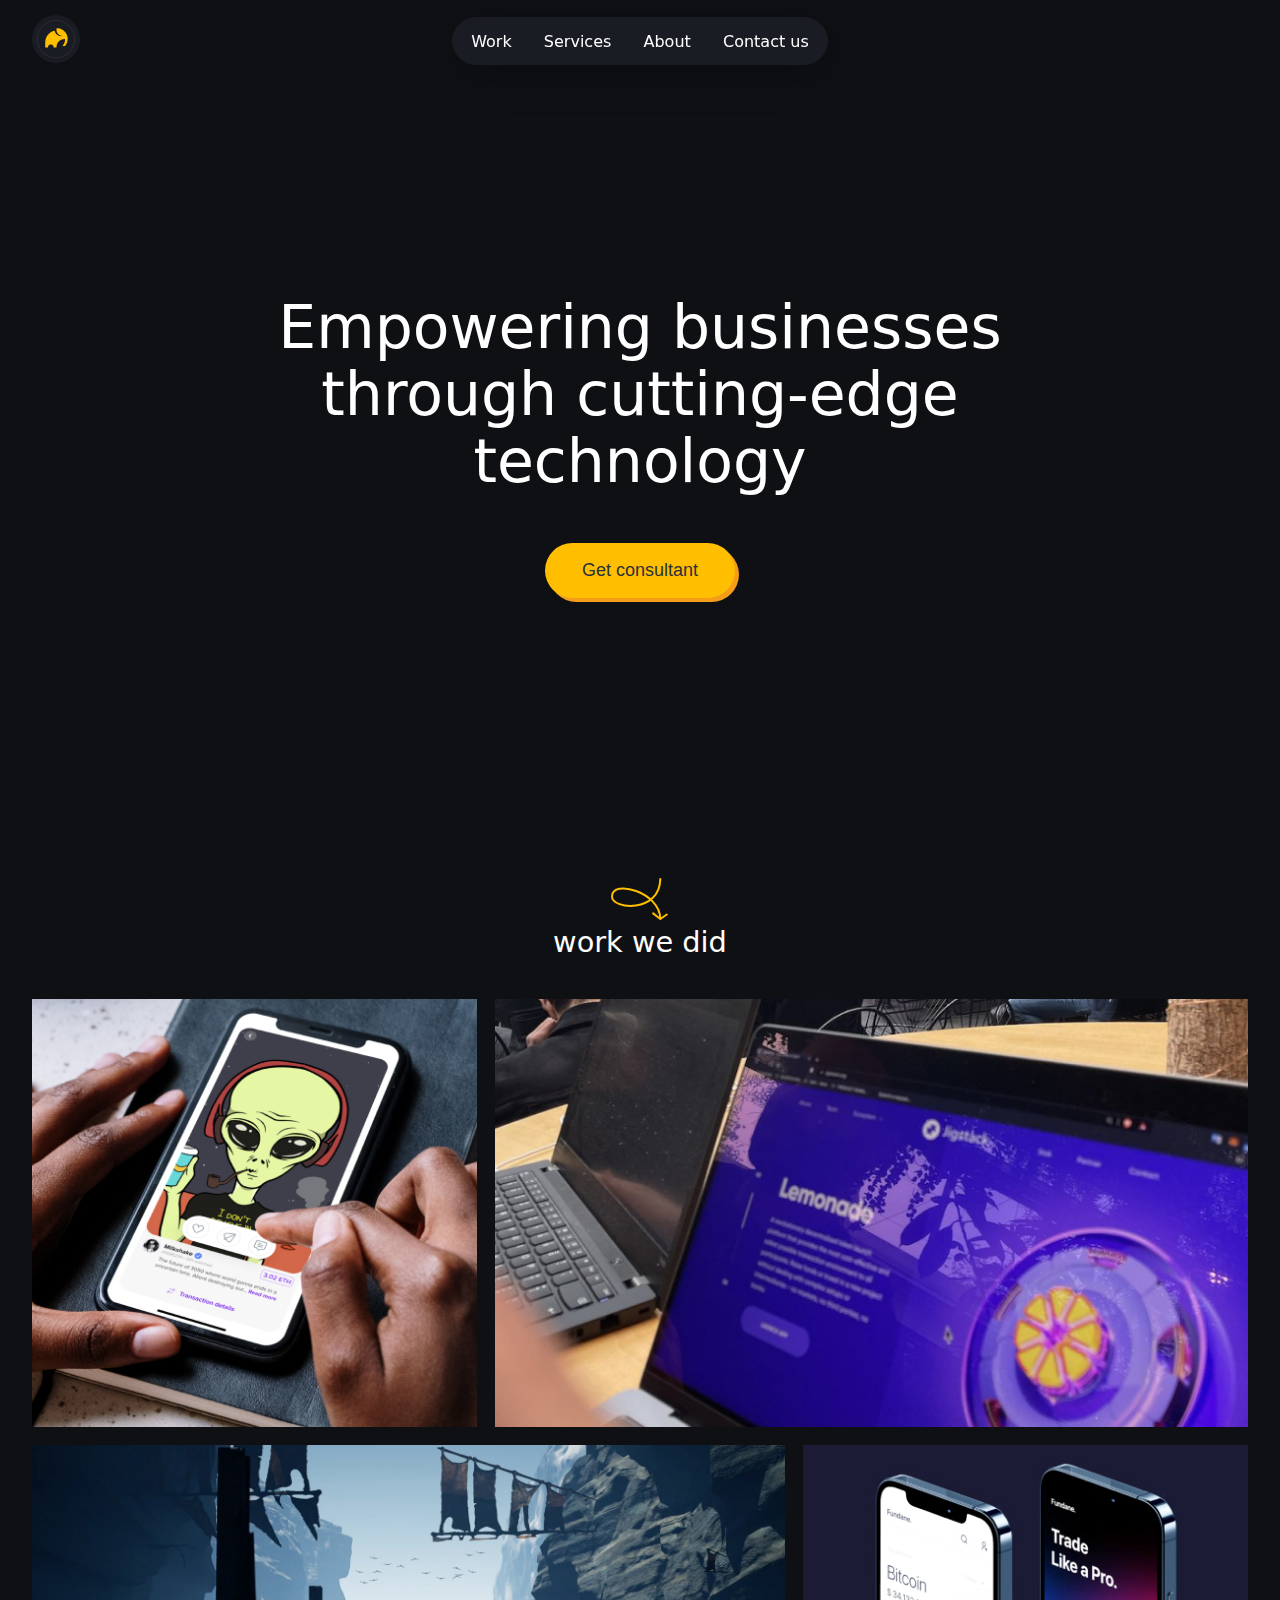
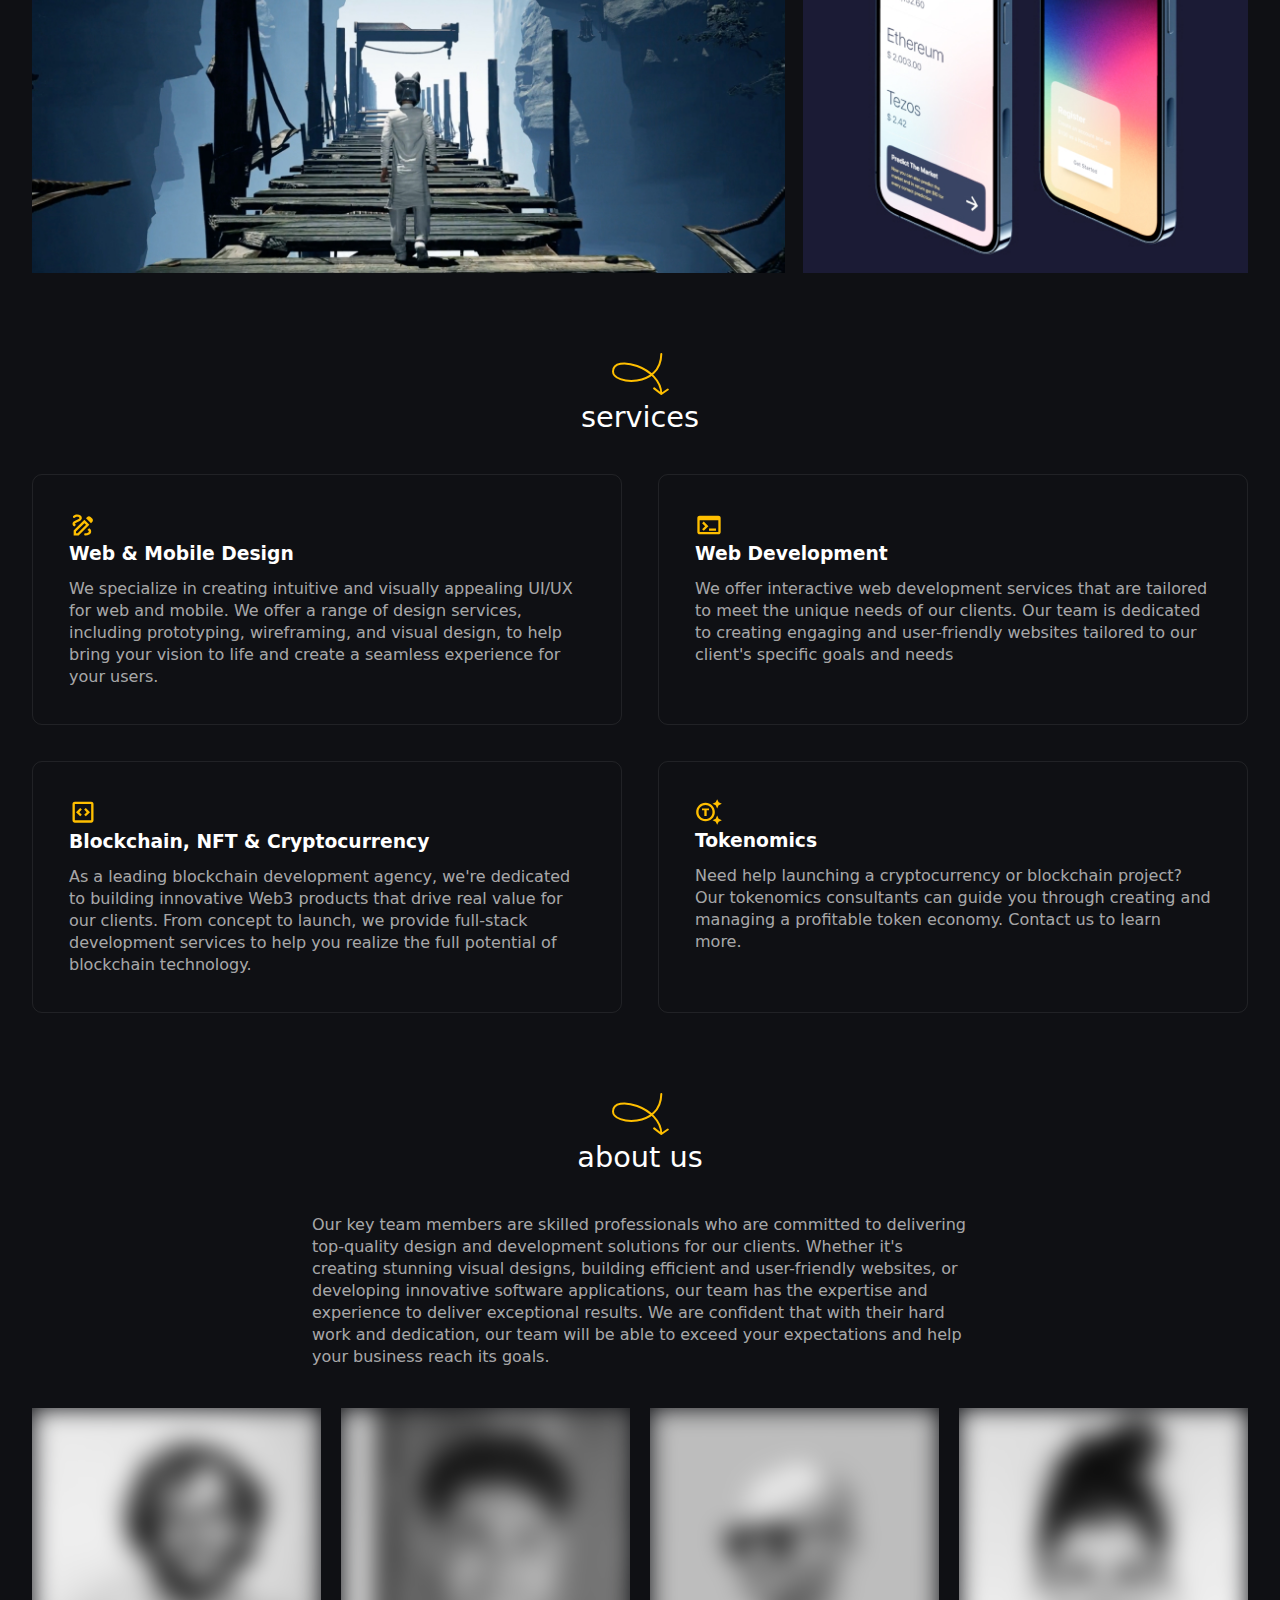
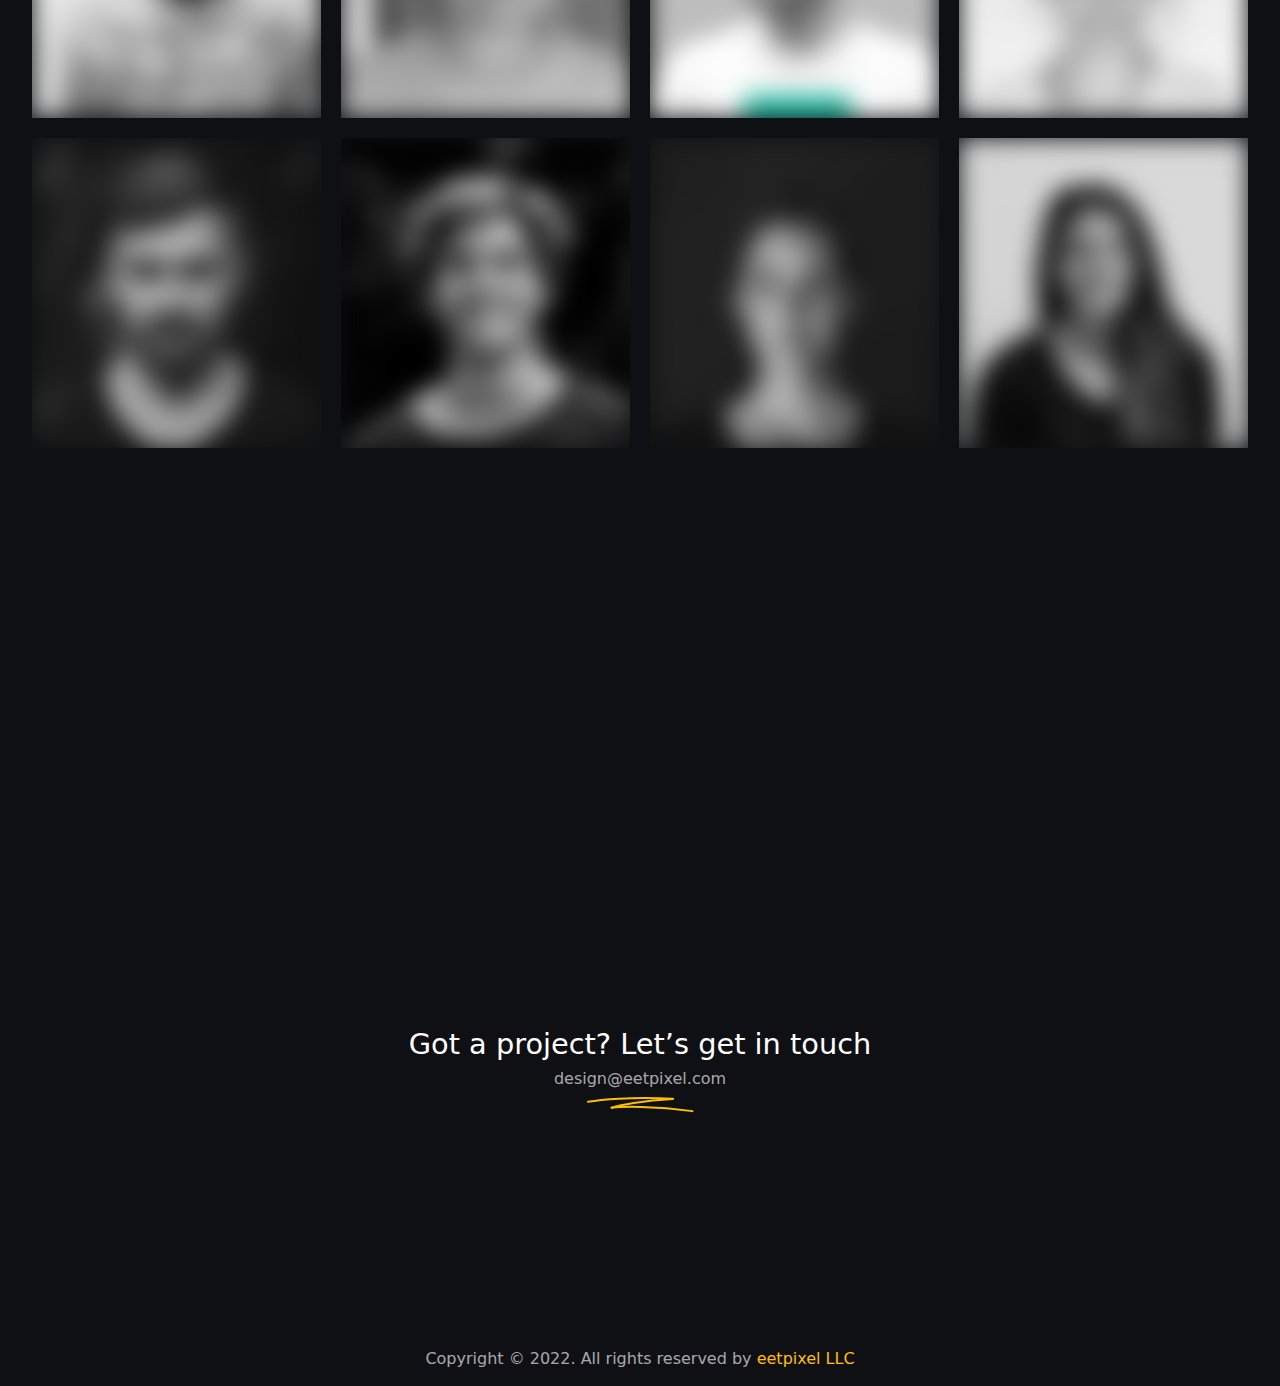
<file: index.html>
<!DOCTYPE html>
<html lang="en">
  <head>
    <meta charset="UTF-8" />
    <meta http-equiv="X-UA-Compatible" content="IE=edge" />
    <meta name="viewport" content="width=device-width, initial-scale=1.0" />
    <title>eetpixel</title>
    <link rel="shortcut icon" type="image" href="./public/favicon.png" />
    <link rel="stylesheet" href="./styles/style.css" />
    <script defer src="./scripts/script.js"></script>
  </head>
  <body>
    <div class="container">
      <div class="navContainer sticky">
        <div class="nav">
          <!-- <div class="logo">
                    </div> -->
          <a class="nav__link nav__link-logo" href="#header">
            <!-- <img src="./img/Group.png" alt="Logo" /> -->
            <svg
              width="48"
              height="48"
              viewBox="0 0 48 48"
              fill="none"
              xmlns="http://www.w3.org/2000/svg"
            >
              <circle cx="24" cy="24" r="24" fill="#1A1C23" />
              <circle cx="24" cy="24" r="19.2" fill="#1A1C23" />
              <circle
                cx="24"
                cy="24"
                r="18.7"
                stroke="white"
                stroke-opacity="0.08"
              />
              <path
                d="M35.633 23.7459C35.633 23.7174 35.633 23.6913 35.633 23.6653C35.633 23.5017 35.6188 23.3405 35.6117 23.1912C35.6046 23.0419 35.588 22.8949 35.569 22.7479C35.55 22.601 35.5382 22.4919 35.5192 22.3639C35.3837 21.4917 35.145 20.6388 34.8081 19.8229C34.7583 19.7044 34.7038 19.5859 34.6517 19.4674C34.4952 19.1284 34.3198 18.7989 34.1302 18.4766L33.9643 18.204C33.777 17.9124 33.5779 17.6232 33.3622 17.3506C33.1963 17.1373 33.0185 16.9287 32.8312 16.7249C32.3711 16.2146 31.864 15.7487 31.3166 15.3335L31.0393 15.1344C30.9468 15.068 30.852 15.004 30.7548 14.94L30.4656 14.7575C30.2689 14.6389 30.0674 14.5204 29.8659 14.4185C29.7711 14.3687 29.6787 14.3237 29.5839 14.2787C29.5604 14.2642 29.5358 14.2515 29.5104 14.2407C29.4322 14.2052 29.3563 14.1672 29.2733 14.1364C29.1904 14.1056 29.0553 14.0345 28.9462 13.9918L28.8799 13.9658C28.6736 13.8852 28.465 13.8046 28.2517 13.7287C28.1403 13.6908 28.0147 13.6529 27.908 13.6197C27.8834 13.6104 27.858 13.6033 27.8322 13.5984C27.716 13.5628 27.5951 13.532 27.479 13.5012L27.3154 13.4633C26.5213 13.2844 25.7094 13.1961 24.8953 13.2001H24.6203C24.5158 13.6534 24.4617 14.1169 24.4591 14.5821V14.6224C24.4591 14.7717 24.4591 14.9187 24.4781 15.068C24.477 15.0706 24.4764 15.0734 24.4764 15.0763C24.4764 15.0791 24.477 15.082 24.4781 15.0846C24.4781 15.1509 24.4781 15.2197 24.4947 15.2837C24.5113 15.3477 24.5113 15.4449 24.5255 15.5207C24.5536 15.7321 24.5932 15.9418 24.644 16.1489C24.6654 16.2532 24.6938 16.3503 24.7223 16.4499C25.0755 17.6493 25.7689 18.7207 26.7183 19.5343C27.6678 20.3479 28.8327 20.8688 30.0721 21.0342C29.7054 21.101 29.3333 21.1344 28.9605 21.1337C28.0474 21.133 27.1454 20.9332 26.3175 20.5482C26.2488 20.5174 26.1848 20.4842 26.1184 20.4511C26.0551 20.4228 25.9934 20.3911 25.9335 20.3562C25.3878 20.0676 24.8904 19.6957 24.4591 19.254C24.3214 19.1161 24.1917 18.9705 24.0704 18.8179C23.9761 18.71 23.889 18.596 23.8097 18.4766C23.3885 17.8957 23.0717 17.246 22.8734 16.5566C22.8497 16.4736 22.826 16.3883 22.8046 16.3029C22.7541 16.1038 22.7138 15.9 22.6838 15.6914H22.634L22.5344 15.7103C20.7516 16.0586 19.0765 16.8239 17.6461 17.9437C16.2157 19.0635 15.0706 20.5059 14.3046 22.153C13.5744 23.7124 13.1973 25.4136 13.2 27.1355V32.4H16.0041C16.0041 32.3455 16.0041 32.2886 16.0041 32.2341V32.2128C16.0017 32.1788 16.0017 32.1448 16.0041 32.1108C16.006 32.0315 16.0123 31.9524 16.0231 31.8738V31.7885C16.0681 31.4936 16.1601 31.2079 16.2956 30.9422C16.5432 30.4445 16.9335 30.0318 17.4168 29.7571C17.4298 29.749 17.4432 29.7419 17.4571 29.7357L17.533 29.6954L17.5685 29.6788C17.9436 29.4959 18.3554 29.4011 18.7727 29.4015C19.2605 29.3974 19.7407 29.5222 20.1648 29.7632C20.5889 30.0042 20.9419 30.3528 21.1881 30.774C21.2023 30.8024 21.2189 30.8285 21.2307 30.8522C21.2448 30.8713 21.2568 30.892 21.2663 30.9138C21.2663 30.9138 21.2829 30.9494 21.2924 30.9659C21.3018 30.9825 21.3279 31.0489 21.3469 31.0892C21.3669 31.1304 21.3836 31.1733 21.3967 31.2172C21.4152 31.261 21.4303 31.3062 21.4417 31.3523C21.4417 31.395 21.4654 31.44 21.4796 31.4874C21.4938 31.5348 21.5152 31.6486 21.5294 31.7245L21.5436 31.8311C21.5599 31.9489 21.5678 32.0678 21.5673 32.1867V32.4H24.4591V32.2412C24.4619 31.7994 24.5016 31.3585 24.5777 30.9233C24.5919 30.8379 24.6061 30.7502 24.6227 30.6625C24.6393 30.5748 24.6559 30.4966 24.6725 30.4255C24.6703 30.4138 24.6703 30.4017 24.6725 30.39C24.6867 30.3117 24.7057 30.2382 24.727 30.1529C24.7649 30.0036 24.81 29.8519 24.8597 29.7049C24.8699 29.6693 24.8826 29.6344 24.8977 29.6006C24.9664 29.3968 25.0399 29.1929 25.1347 28.9962C25.2295 28.7994 25.2888 28.6074 25.3931 28.4083C25.4974 28.2092 25.5969 28.0386 25.706 27.8584C25.815 27.6783 25.943 27.4981 26.0662 27.3298C26.1255 27.2492 26.1871 27.1639 26.2535 27.0928C26.3199 27.0122 26.3862 26.9316 26.455 26.8558L26.6185 26.6685C26.6825 26.5998 26.7442 26.531 26.8105 26.4646L26.9338 26.3414C26.9788 26.2964 27.0215 26.2561 27.0665 26.2158C27.1542 26.1352 27.2419 26.0522 27.332 25.9787C27.5122 25.8247 27.6994 25.6729 27.8962 25.5331L28.1925 25.3292C28.356 25.225 28.5219 25.1254 28.6902 25.0282L28.9154 24.905C29.0553 24.8315 29.1999 24.7627 29.3444 24.6964C29.489 24.63 29.6028 24.585 29.7332 24.5352C30.6794 24.1728 31.683 23.9833 32.6961 23.9758H32.7364C32.8241 23.9758 32.9142 23.9758 33.0019 23.9758C33.0277 24.2325 33.0404 24.4905 33.0398 24.7485C33.0399 25.9007 32.8065 27.041 32.3539 28.1006C31.9013 29.1602 31.2388 30.1172 30.4064 30.9138H33.0635C34.3478 29.4125 35.1926 27.5858 35.505 25.635C35.524 25.5189 35.5406 25.398 35.5548 25.2818C35.5737 25.1135 35.5927 24.9405 35.6046 24.7698C35.6046 24.7035 35.6046 24.6418 35.6046 24.5755C35.607 24.54 35.607 24.5043 35.6046 24.4688V24.4546C35.6046 24.2863 35.6164 24.1133 35.6164 23.9426C35.6354 23.8667 35.6354 23.8098 35.633 23.7459Z"
                fill="#FFBF00"
              />
            </svg>
          </a>

          <nav class="navbar" aria-hidden="true" aria-labelledby="nav-toggle">
            <ul class="nav__links">
              <li class="nav__item">
                <a class="nav__link nav__link-item" href="#section--1">Work</a>
              </li>
              <li class="nav__item">
                <a class="nav__link nav__link-item" href="#section--2"
                  >Services</a
                >
              </li>
              <li class="nav__item">
                <a class="nav__link nav__link-item" href="#section--3">About</a>
              </li>
              <li class="nav__item">
                <a class="nav__link nav__link-item" href="#section--4"
                  >Contact us</a
                >
              </li>
            </ul>
          </nav>

          <div class="default">
            <button class="navbtn" aria-expanded="false" aria-con="nav-content">
              <svg
                xmlns="http://www.w3.org/2000/svg"
                viewBox="0 0 24 24"
                fill="currentColor"
                class="w-6 h-6"
              >
                <path
                  fill-rule="evenodd"
                  d="M3 6.75A.75.75 0 013.75 6h16.5a.75.75 0 010 1.5H3.75A.75.75 0 013 6.75zM3 12a.75.75 0 01.75-.75h16.5a.75.75 0 010 1.5H3.75A.75.75 0 013 12zm0 5.25a.75.75 0 01.75-.75h16.5a.75.75 0 010 1.5H3.75a.75.75 0 01-.75-.75z"
                  clip-rule="evenodd"
                />
              </svg>
            </button>
          </div>
        </div>
      </div>

      <header class="header" id="header">
        <div class="heading">
          <h1 class="heading__title">
            Empowering businesses through cutting-edge technology
          </h1>
          <button class="btn btn__text heading__button">Get consultant</button>
        </div>
      </header>
      <!-- <main></main> -->
      <section class="section section__padding" id="section--1">
        <div class="section--heading">
          <span>
            <svg
              width="57"
              height="43"
              viewBox="0 0 57 43"
              fill="none"
              xmlns="http://www.w3.org/2000/svg"
            >
              <path
                d="M49.3057 0.999998C48.7636 35.4038 0.999999 31.6767 0.999998 18.3915C0.999997 1 49.3057 13.9145 49.3057 41M49.3057 41L42.1504 35.4038M49.3057 41L55.791 36.523"
                stroke="#FFBF00"
                stroke-width="2"
                stroke-linecap="round"
              />
            </svg>
          </span>
          <h2 class="section--text">work we did</h2>
        </div>
        <div class="works">
          <div class="slowmo-img works__img work__img--1 fullwrap">
            <img
              src="./img/mockuuups-iphone-mockup-on-a-notebook 1.jpg"
              data-src="./img/mockuuups-iphone-mockup-on-a-notebook 1.jpg"
              alt="meta image"
              class="lazy-load"
            />
            <div class="fullcap">
              <div class="cap cap--work">
                <p class="cap-text">
                  Shuttermint – Where every smartphone user becomes apaid NFT
                  Artist in seconds
                </p>
              </div>
            </div>
          </div>
          <div class="slowmo-img works__img work__img--2 fullwrap">
            <a href="jigstack.html">
              <img
                src="./img/image 25.jpg"
                data-src="./img/image 25.jpg"
                alt="meta image"
                class="lazy-load"
              />
              <div class="fullcap">
                <div class="cap cap--work">
                  <p class="cap-text">
                    Jigstack DAO – Decentralized Autonomous Organization for
                    token launch, staking, NFT & wallet platform
                  </p>
                </div>
              </div>
            </a>
          </div>

          <div class="slowmo-img works__img work__img--3 fullwrap">
            <a href="madscientist.html">
              <img
                src="./img/Simbiotes NFT Scope_Page_01.jpg"
                data-src="./img/Simbiotes NFT Scope_Page_01.jpg"
                alt="meta image"
                class="lazy-load"
              />
              <div class="fullcap">
                <div class="cap cap--work">
                  <p class="cap-text">
                    MAD Metascientists – A gaming platform that gives life to
                    NFTs &amp; Crypto
                  </p>
                </div>
              </div>
            </a>
          </div>

          <div class="slowmo-img works__img work__img--4 fullwrap">
            <img
              src="./img/image 2.jpg"
              data-src="./img/image 2.jpg"
              alt="meta image"
              class="lazy-load"
            />
            <div class="fullcap">
              <div class="cap cap--work">
                <p class="cap-text">
                  A platform connecting students to ask for and offer help for
                  challenging questions
                </p>
              </div>
            </div>
          </div>
        </div>
      </section>
      <section class="section section__padding" id="section--2">
        <div class="section--heading">
          <span>
            <svg
              width="57"
              height="43"
              viewBox="0 0 57 43"
              fill="none"
              xmlns="http://www.w3.org/2000/svg"
            >
              <path
                d="M49.3057 0.999998C48.7636 35.4038 0.999999 31.6767 0.999998 18.3915C0.999997 1 49.3057 13.9145 49.3057 41M49.3057 41L42.1504 35.4038M49.3057 41L55.791 36.523"
                stroke="#FFBF00"
                stroke-width="2"
                stroke-linecap="round"
              />
            </svg>
          </span>
          <h2 class="section--text">services</h2>
        </div>
        <div class="services">
          <div class="service">
            <span>
              <svg
                width="28"
                height="28"
                viewBox="0 0 28 28"
                fill="none"
                xmlns="http://www.w3.org/2000/svg"
              >
                <mask
                  id="mask0_1121_408"
                  style="mask-type: alpha"
                  maskUnits="userSpaceOnUse"
                  x="0"
                  y="0"
                  width="28"
                  height="28"
                >
                  <rect width="28" height="28" fill="#D9D9D9" />
                </mask>
                <g mask="url(#mask0_1121_408)">
                  <path
                    d="M16.3333 24.5C16.0028 24.5 15.7259 24.388 15.5027 24.164C15.2787 23.9408 15.1667 23.6639 15.1667 23.3333C15.1667 23.0028 15.2787 22.7259 15.5027 22.5027C15.7259 22.2787 16.0028 22.1667 16.3333 22.1667C17.2472 22.1667 18.0588 21.987 18.7682 21.6277C19.4783 21.2676 19.8333 20.8639 19.8333 20.4167C19.8333 20.1444 19.7069 19.8917 19.4542 19.6583C19.2014 19.425 18.8514 19.2111 18.4042 19.0167L20.125 17.2958C20.7472 17.6653 21.2431 18.1028 21.6125 18.6083C21.9819 19.1139 22.1667 19.7167 22.1667 20.4167C22.1667 21.7 21.5542 22.7014 20.3292 23.4208C19.1042 24.1403 17.7722 24.5 16.3333 24.5ZM5.3375 15.575C4.77361 15.2444 4.32639 14.8602 3.99583 14.4223C3.66528 13.9852 3.5 13.4556 3.5 12.8333C3.5 12.0167 3.80139 11.3311 4.40417 10.7765C5.00694 10.2227 6.08611 9.60556 7.64167 8.925C8.86667 8.36111 9.64911 7.96717 9.989 7.74317C10.3297 7.51994 10.5 7.27222 10.5 7C10.5 6.68889 10.3102 6.41667 9.93067 6.18333C9.55189 5.95 8.96389 5.83333 8.16667 5.83333C7.68056 5.83333 7.27222 5.89167 6.94167 6.00833C6.61111 6.125 6.30972 6.31944 6.0375 6.59167C5.82361 6.80556 5.56111 6.93194 5.25 6.97083C4.93889 7.00972 4.65694 6.92222 4.40417 6.70833C4.15139 6.51389 4.00556 6.26111 3.96667 5.95C3.92778 5.63889 4.01528 5.35694 4.22917 5.10417C4.59861 4.65694 5.12867 4.27778 5.81933 3.96667C6.50922 3.65556 7.29167 3.5 8.16667 3.5C9.56667 3.5 10.6944 3.81578 11.55 4.44733C12.4056 5.07967 12.8333 5.93056 12.8333 7C12.8333 7.75833 12.5514 8.43889 11.9875 9.04167C11.4236 9.64444 10.2861 10.3153 8.575 11.0542C7.44722 11.5403 6.70833 11.9 6.35833 12.1333C6.00833 12.3667 5.83333 12.6 5.83333 12.8333C5.83333 13.0083 5.94494 13.1787 6.16817 13.3443C6.39217 13.5092 6.69861 13.6694 7.0875 13.825L5.3375 15.575ZM21.9917 12.1333L17.0333 7.175L18.2583 5.95C18.725 5.48333 19.2838 5.25 19.9348 5.25C20.5866 5.25 21.1361 5.48333 21.5833 5.95L23.2167 7.58333C23.6833 8.03056 23.9167 8.57967 23.9167 9.23067C23.9167 9.88244 23.6833 10.4417 23.2167 10.9083L21.9917 12.1333ZM7 22.1667H8.63333L17.0333 13.7667L15.4 12.1333L7 20.5333V22.1667ZM4.66667 24.5V19.5417L15.4 8.80833L20.3583 13.7667L9.625 24.5H4.66667Z"
                    fill="#FFBF00"
                  />
                </g>
              </svg>
            </span>
            <h3 class="service--text">Web & Mobile Design</h3>
            <p>
              We specialize in creating intuitive and visually appealing UI/UX
              for web and mobile. We offer a range of design services, including
              prototyping, wireframing, and visual design, to help bring your
              vision to life and create a seamless experience for your users.
            </p>
          </div>
          <div class="service">
            <span
              ><svg
                width="28"
                height="28"
                viewBox="0 0 28 28"
                fill="none"
                xmlns="http://www.w3.org/2000/svg"
              >
                <mask
                  id="mask0_1121_417"
                  style="mask-type: alpha"
                  maskUnits="userSpaceOnUse"
                  x="0"
                  y="0"
                  width="28"
                  height="28"
                >
                  <rect width="28" height="28" fill="#D9D9D9" />
                </mask>
                <g mask="url(#mask0_1121_417)">
                  <path
                    d="M4.66659 23.3333C4.02492 23.3333 3.47581 23.105 3.01925 22.6485C2.56192 22.1911 2.33325 21.6416 2.33325 21V6.99996C2.33325 6.35829 2.56192 5.80918 3.01925 5.35263C3.47581 4.89529 4.02492 4.66663 4.66659 4.66663H23.3333C23.9749 4.66663 24.5244 4.89529 24.9818 5.35263C25.4383 5.80918 25.6666 6.35829 25.6666 6.99996V21C25.6666 21.6416 25.4383 22.1911 24.9818 22.6485C24.5244 23.105 23.9749 23.3333 23.3333 23.3333H4.66659ZM4.66659 21H23.3333V9.33329H4.66659V21ZM8.74992 19.8333L7.11659 18.2L10.1208 15.1666L7.08742 12.1333L8.74992 10.5L13.4166 15.1666L8.74992 19.8333ZM13.9999 19.8333V17.5H20.9999V19.8333H13.9999Z"
                    fill="#FFBF00"
                  />
                </g>
              </svg>
            </span>
            <h3 class="service--text">Web Development</h3>
            <p>
              We offer interactive web development services that are tailored to
              meet the unique needs of our clients. Our team is dedicated to
              creating engaging and user-friendly websites tailored to our
              client's specific goals and needs
            </p>
          </div>
          <div class="service">
            <span
              ><svg
                width="28"
                height="29"
                viewBox="0 0 28 29"
                fill="none"
                xmlns="http://www.w3.org/2000/svg"
              >
                <mask
                  id="mask0_1121_426"
                  style="mask-type: alpha"
                  maskUnits="userSpaceOnUse"
                  x="0"
                  y="0"
                  width="28"
                  height="29"
                >
                  <rect y="0.14209" width="28" height="28" fill="#D9D9D9" />
                </mask>
                <g mask="url(#mask0_1121_426)">
                  <path
                    d="M11.2 18.3421L12.8333 16.6796L10.2958 14.1421L12.8333 11.6046L11.2 9.94209L7 14.1421L11.2 18.3421ZM16.8 18.3421L21 14.1421L16.8 9.94209L15.1667 11.6046L17.7042 14.1421L15.1667 16.6796L16.8 18.3421ZM5.83333 24.6421C5.19167 24.6421 4.64217 24.4138 4.18483 23.9573C3.72828 23.4999 3.5 22.9504 3.5 22.3088V5.97542C3.5 5.33376 3.72828 4.78426 4.18483 4.32692C4.64217 3.87037 5.19167 3.64209 5.83333 3.64209H22.1667C22.8083 3.64209 23.3578 3.87037 23.8152 4.32692C24.2717 4.78426 24.5 5.33376 24.5 5.97542V22.3088C24.5 22.9504 24.2717 23.4999 23.8152 23.9573C23.3578 24.4138 22.8083 24.6421 22.1667 24.6421H5.83333ZM5.83333 22.3088H22.1667V5.97542H5.83333V22.3088Z"
                    fill="#FFBF00"
                  />
                </g>
              </svg>
            </span>
            <h3 class="service--text">Blockchain, NFT & Cryptocurrency</h3>
            <p>
              As a leading blockchain development agency, we're dedicated to
              building innovative Web3 products that drive real value for our
              clients. From concept to launch, we provide full-stack development
              services to help you realize the full potential of blockchain
              technology.
            </p>
          </div>
          <div class="service">
            <span
              ><svg
                width="28"
                height="28"
                viewBox="0 0 28 28"
                fill="none"
                xmlns="http://www.w3.org/2000/svg"
              >
                <mask
                  id="mask0_1121_441"
                  style="mask-type: alpha"
                  maskUnits="userSpaceOnUse"
                  x="0"
                  y="0"
                  width="28"
                  height="28"
                >
                  <rect width="28" height="28" fill="#D9D9D9" />
                </mask>
                <g mask="url(#mask0_1121_441)">
                  <path
                    d="M10.5001 23.3333C7.89453 23.3333 5.68758 22.4291 3.87925 20.6208C2.07091 18.8125 1.16675 16.6055 1.16675 14C1.16675 11.3944 2.07091 9.18746 3.87925 7.37913C5.68758 5.57079 7.89453 4.66663 10.5001 4.66663C13.1056 4.66663 15.3126 5.57079 17.1209 7.37913C18.9292 9.18746 19.8334 11.3944 19.8334 14C19.8334 16.6055 18.9292 18.8125 17.1209 20.6208C15.3126 22.4291 13.1056 23.3333 10.5001 23.3333ZM10.5001 21C12.4445 21 14.0973 20.3194 15.4584 18.9583C16.8195 17.5972 17.5001 15.9444 17.5001 14C17.5001 12.0555 16.8195 10.4027 15.4584 9.04163C14.0973 7.68051 12.4445 6.99996 10.5001 6.99996C8.55564 6.99996 6.90286 7.68051 5.54175 9.04163C4.18064 10.4027 3.50008 12.0555 3.50008 14C3.50008 15.9444 4.18064 17.5972 5.54175 18.9583C6.90286 20.3194 8.55564 21 10.5001 21ZM9.33341 18.0833H11.6667V12.25H14.0001V10.5H7.00008V12.25H9.33341V18.0833ZM22.1667 10.5L20.7084 7.29163L17.5001 5.83329L20.7084 4.37496L22.1667 1.16663L23.6251 4.37496L26.8334 5.83329L23.6251 7.29163L22.1667 10.5ZM22.1667 26.8333L20.7084 23.625L17.5001 22.1666L20.7084 20.7083L22.1667 17.5L23.6251 20.7083L26.8334 22.1666L23.6251 23.625L22.1667 26.8333Z"
                    fill="#FFBF00"
                  />
                </g>
              </svg>
            </span>
            <h3 class="service--text">Tokenomics</h3>
            <p>
              Need help launching a cryptocurrency or blockchain project? Our
              tokenomics consultants can guide you through creating and managing
              a profitable token economy. Contact us to learn more.
            </p>
          </div>
        </div>
      </section>
      <section class="section section__padding" id="section--3">
        <div class="section--heading">
          <span>
            <svg
              width="57"
              height="43"
              viewBox="0 0 57 43"
              fill="none"
              xmlns="http://www.w3.org/2000/svg"
            >
              <path
                d="M49.3057 0.999998C48.7636 35.4038 0.999999 31.6767 0.999998 18.3915C0.999997 1 49.3057 13.9145 49.3057 41M49.3057 41L42.1504 35.4038M49.3057 41L55.791 36.523"
                stroke="#FFBF00"
                stroke-width="2"
                stroke-linecap="round"
              />
            </svg>
          </span>
          <h2 class="section--text">about us</h2>
        </div>
        <p class="about--text">
          Our key team members are skilled professionals who are committed to
          delivering top-quality design and development solutions for our
          clients. Whether it's creating stunning visual designs, building
          efficient and user-friendly websites, or developing innovative
          software applications, our team has the expertise and experience to
          deliver exceptional results. We are confident that with their hard
          work and dedication, our team will be able to exceed your expectations
          and help your business reach its goals.
        </p>
        <div class="about">
          <div class="about__img slowmo-img fullwrap">
            <img
              src="./img/image 26 (1).jpg"
              data-src="./img/image 26 (1).jpg"
              alt="members"
              class="lazy-load"
            />
            <div class="fullcap">
              <div class="cap cap--about">
                <h2>Steven Pharr</h2>
                <p>Tech Lead</p>
              </div>
            </div>
          </div>
          <div class="about__img slowmo-img fullwrap">
            <img
              src="./img/image 26.jpg"
              data-src="./img/image 26.jpg"
              alt="members"
              class="lazy-load slowmo-img"
            />
            <div class="fullcap">
              <div class="cap cap--about">
                <h2>Pollen TG</h2>
                <p>Product Designer</p>
              </div>
            </div>
          </div>
          <div class="about__img slowmo-img fullwrap">
            <img
              src="./img/telegram-cloud-photo-size-5-6107285234413317199-c 1.jpg"
              data-src="./img/telegram-cloud-photo-size-5-6107285234413317199-c 1.jpg"
              alt="members"
              class="lazy-load"
            />
            <div class="fullcap">
              <div class="cap cap--about">
                <h2>Arnob Chakma</h2>
                <p>Brand Specialist & Creative Lead</p>
              </div>
            </div>
          </div>
          <div class="about__img slowmo-img fullwrap">
            <img
              src="./img/image 24.jpg"
              data-src="./img/image 24.jpg"
              alt="members"
              class="lazy-load"
            />
            <div class="fullcap">
              <div class="cap cap--about">
                <h2>Harsha Bordhan</h2>
                <p>Front-end Wizard</p>
              </div>
            </div>
          </div>
          <div class="about__img slowmo-img fullwrap">
            <img
              src="./img/image 22.jpg"
              data-src="./img/image 22.jpg"
              alt="members"
              class="lazy-load"
            />
            <div class="fullcap">
              <div class="cap cap--about">
                <h2>Mohammad Saleh</h2>
                <p>Tokenomics expert</p>
              </div>
            </div>
          </div>
          <div class="about__img slowmo-img fullwrap">
            <img
              src="./img/image 16.jpg"
              data-src="./img/image 16.jpg"
              alt="members"
              class="lazy-load"
            />
            <div class="fullcap">
              <div class="cap cap--about">
                <h2>Paul Mak</h2>
                <p>Brand Specialist & Creative Lead</p>
              </div>
            </div>
          </div>
          <div class="about__img slowmo-img fullwrap">
            <img
              src="./img/image 17.jpg"
              data-src="./img/image 17.jpg"
              alt="members"
              class="lazy-load"
            />
            <div class="fullcap">
              <div class="cap cap--about">
                <h2>Arik Chakma</h2>
                <p>Front-end Wizard</p>
              </div>
            </div>
          </div>
          <div class="about__img slowmo-img fullwrap">
            <img
              src="./img/image 30.jpg"
              data-src="./img/image 30.jpg"
              alt="members"
              class="lazy-load"
            />
            <div class="fullcap">
              <div class="cap cap--about">
                <h2>Mia Khalifa</h2>
                <p>Front-end wizard</p>
              </div>
            </div>
          </div>
        </div>
      </section>
      <section class="section section__contact" id="section--4">
        <h2 class="section--text">
          Got a project?
          <span class="contact--highlight">Let’s get in touch</span>
        </h2>
        <a style="color: #ffffffa6" href="mailto: amilegulo@gmail.com"
          >design@eetpixel.com</a
        >
        <span
          ><svg
            width="107"
            height="18"
            viewBox="0 0 107 18"
            fill="none"
            xmlns="http://www.w3.org/2000/svg"
          >
            <path
              d="M1 5.81329C11.8423 3.80702 44.0161 0.396362 85.9723 2.80388"
              stroke="#FFBF00"
              stroke-width="2"
              stroke-linecap="round"
            />
            <path
              d="M24.5006 11.6909C32.2065 9.42082 55.2672 4.49041 85.8631 2.9294"
              stroke="#FFBF00"
              stroke-width="2"
              stroke-linecap="round"
            />
            <path
              d="M24.7557 11.6496C35.1798 10.552 65.9226 9.70903 105.501 15.1185"
              stroke="#FFBF00"
              stroke-width="2"
              stroke-linecap="round"
            />
          </svg>
        </span>
      </section>
      <footer class="footer">
        <p>
          Copyright © 2022. All rights reserved by
          <span class="footer--highlight">eetpixel LLC</span>
        </p>
      </footer>
    </div>
    <!-- <div class="overlay hide"></div> -->
  </body>
</html>
</file>
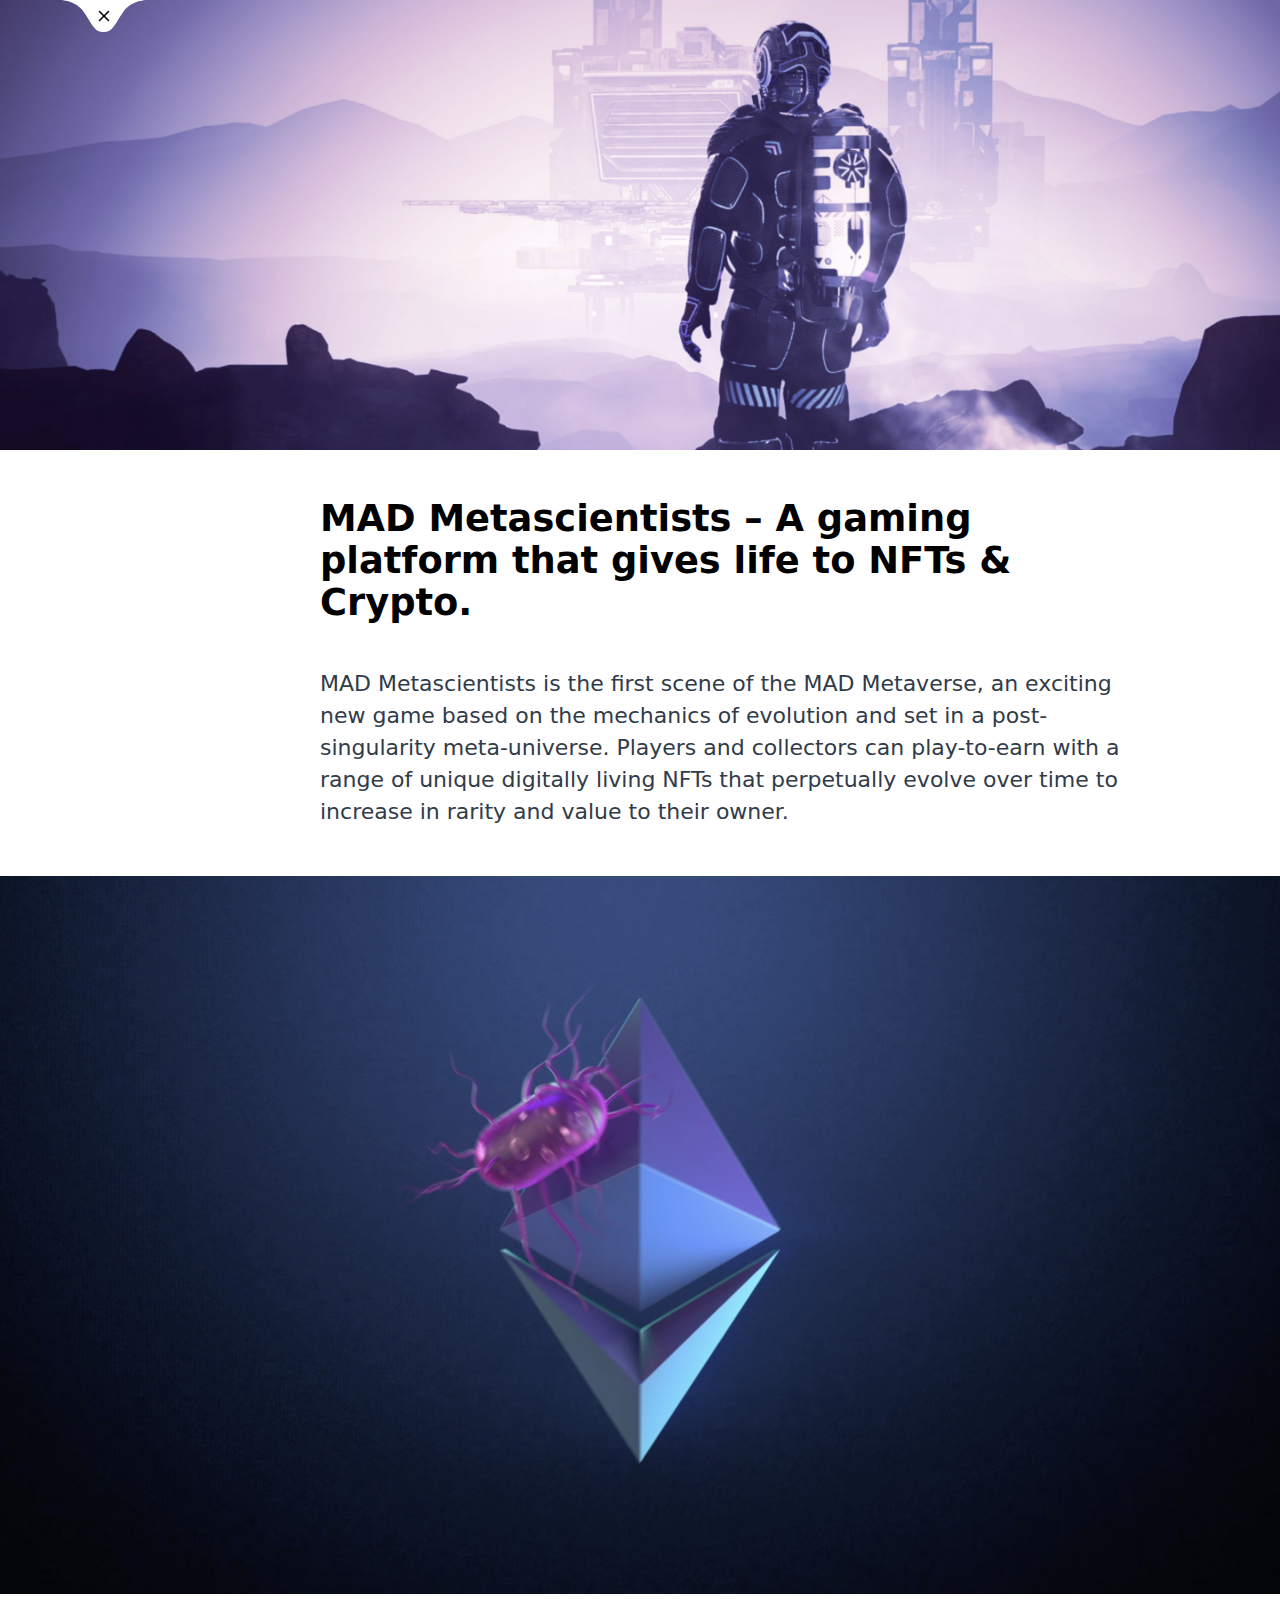
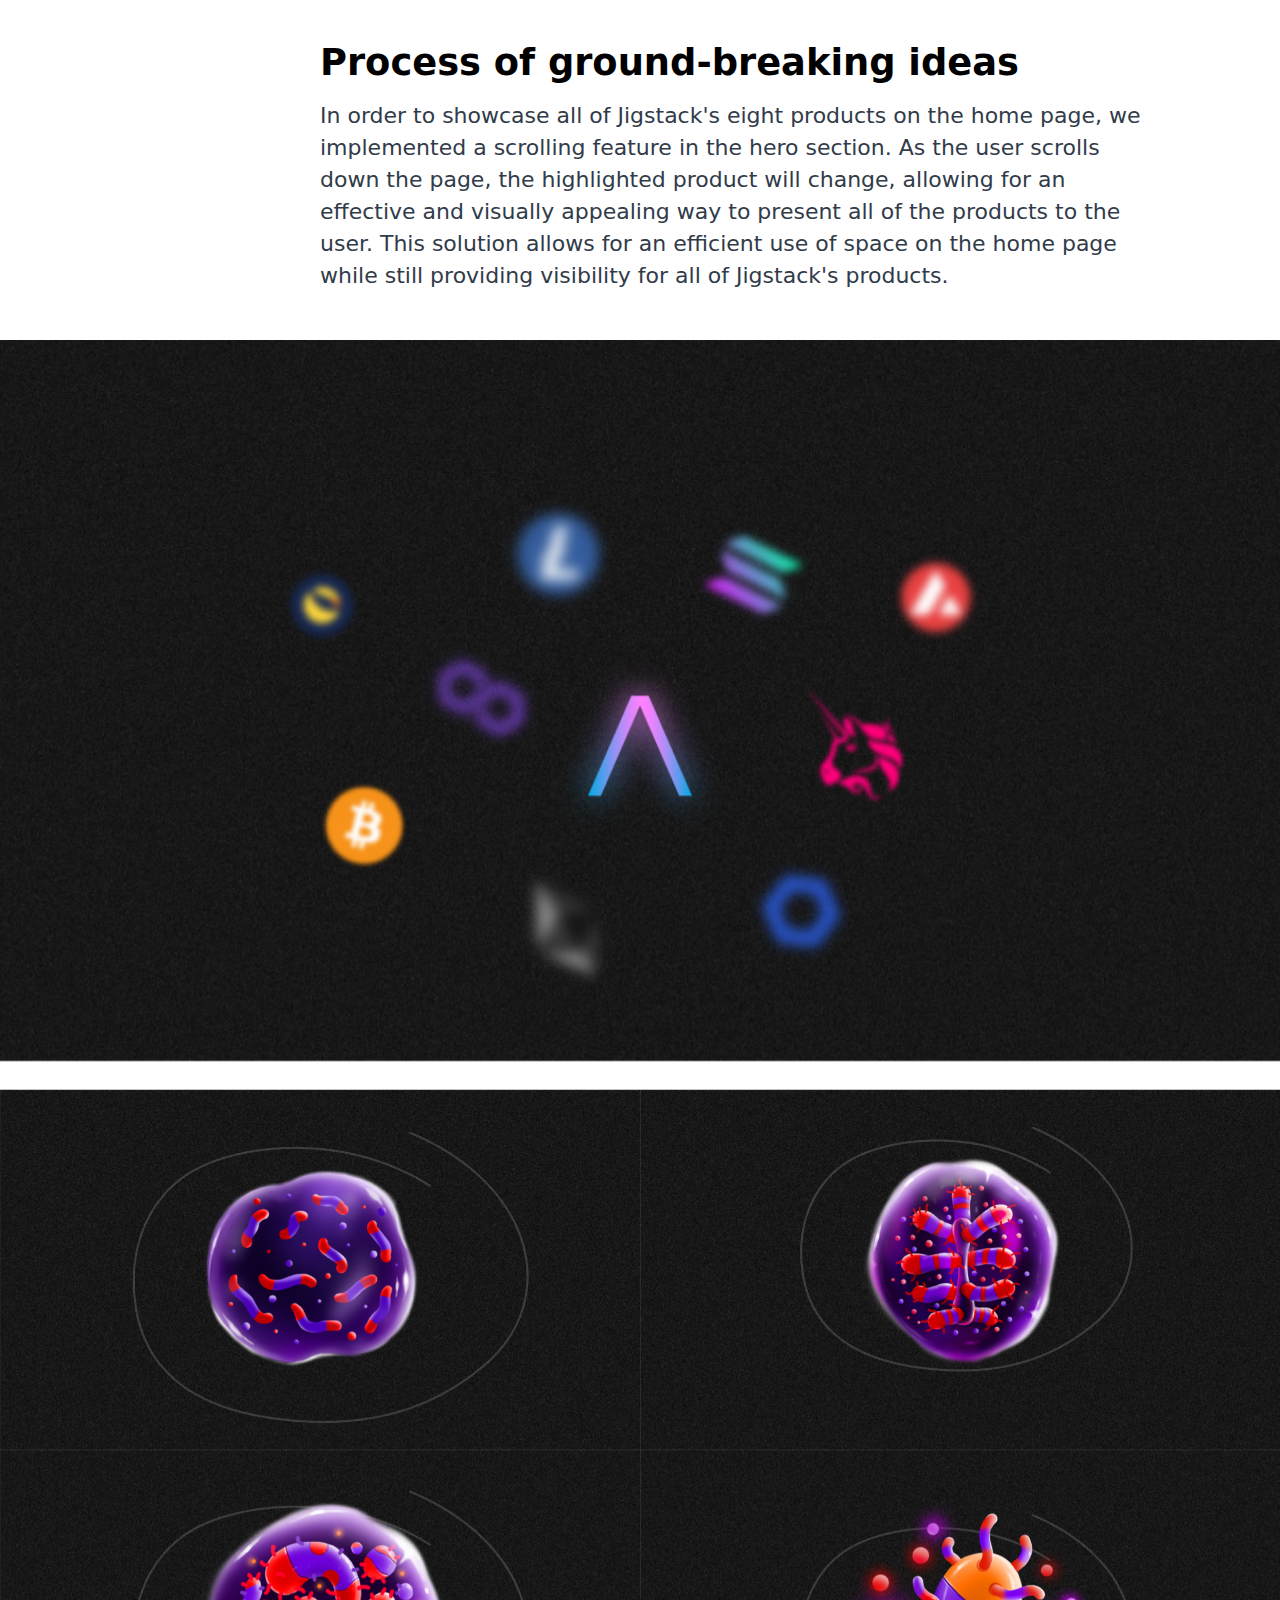
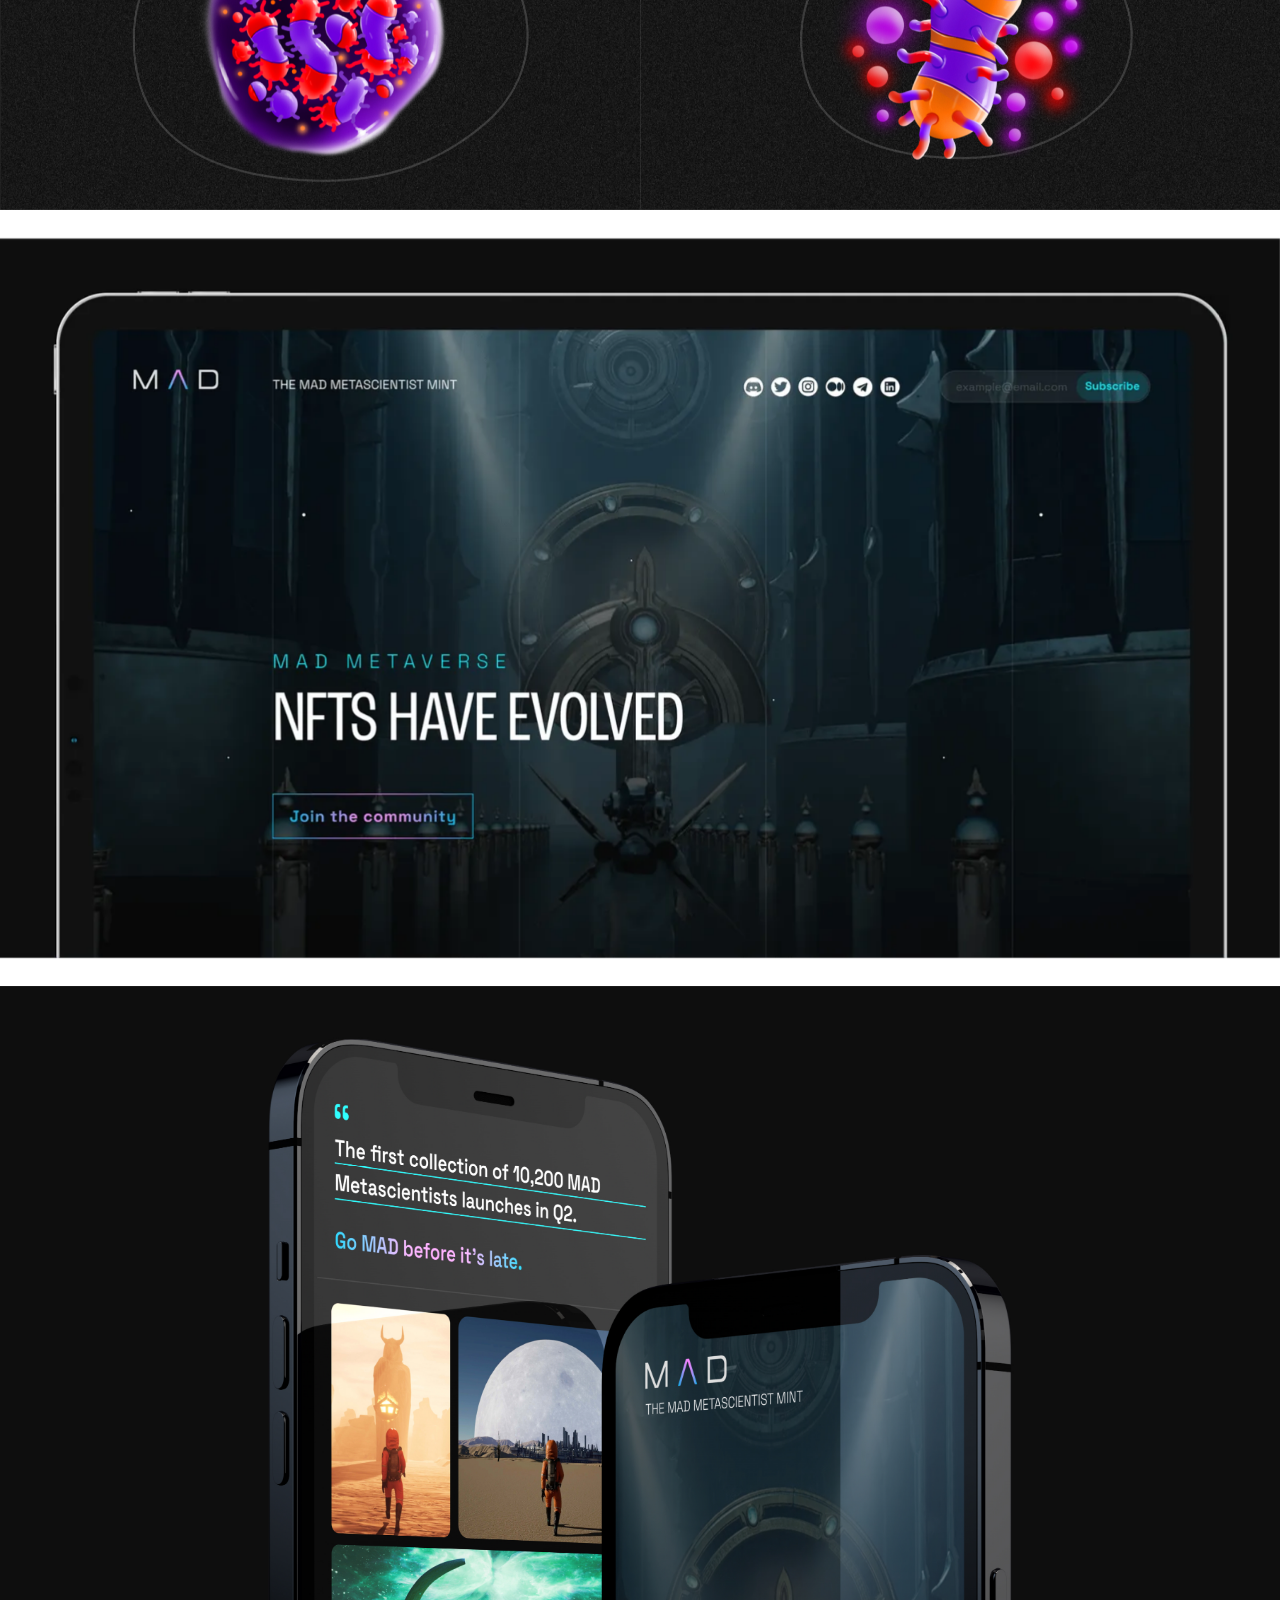
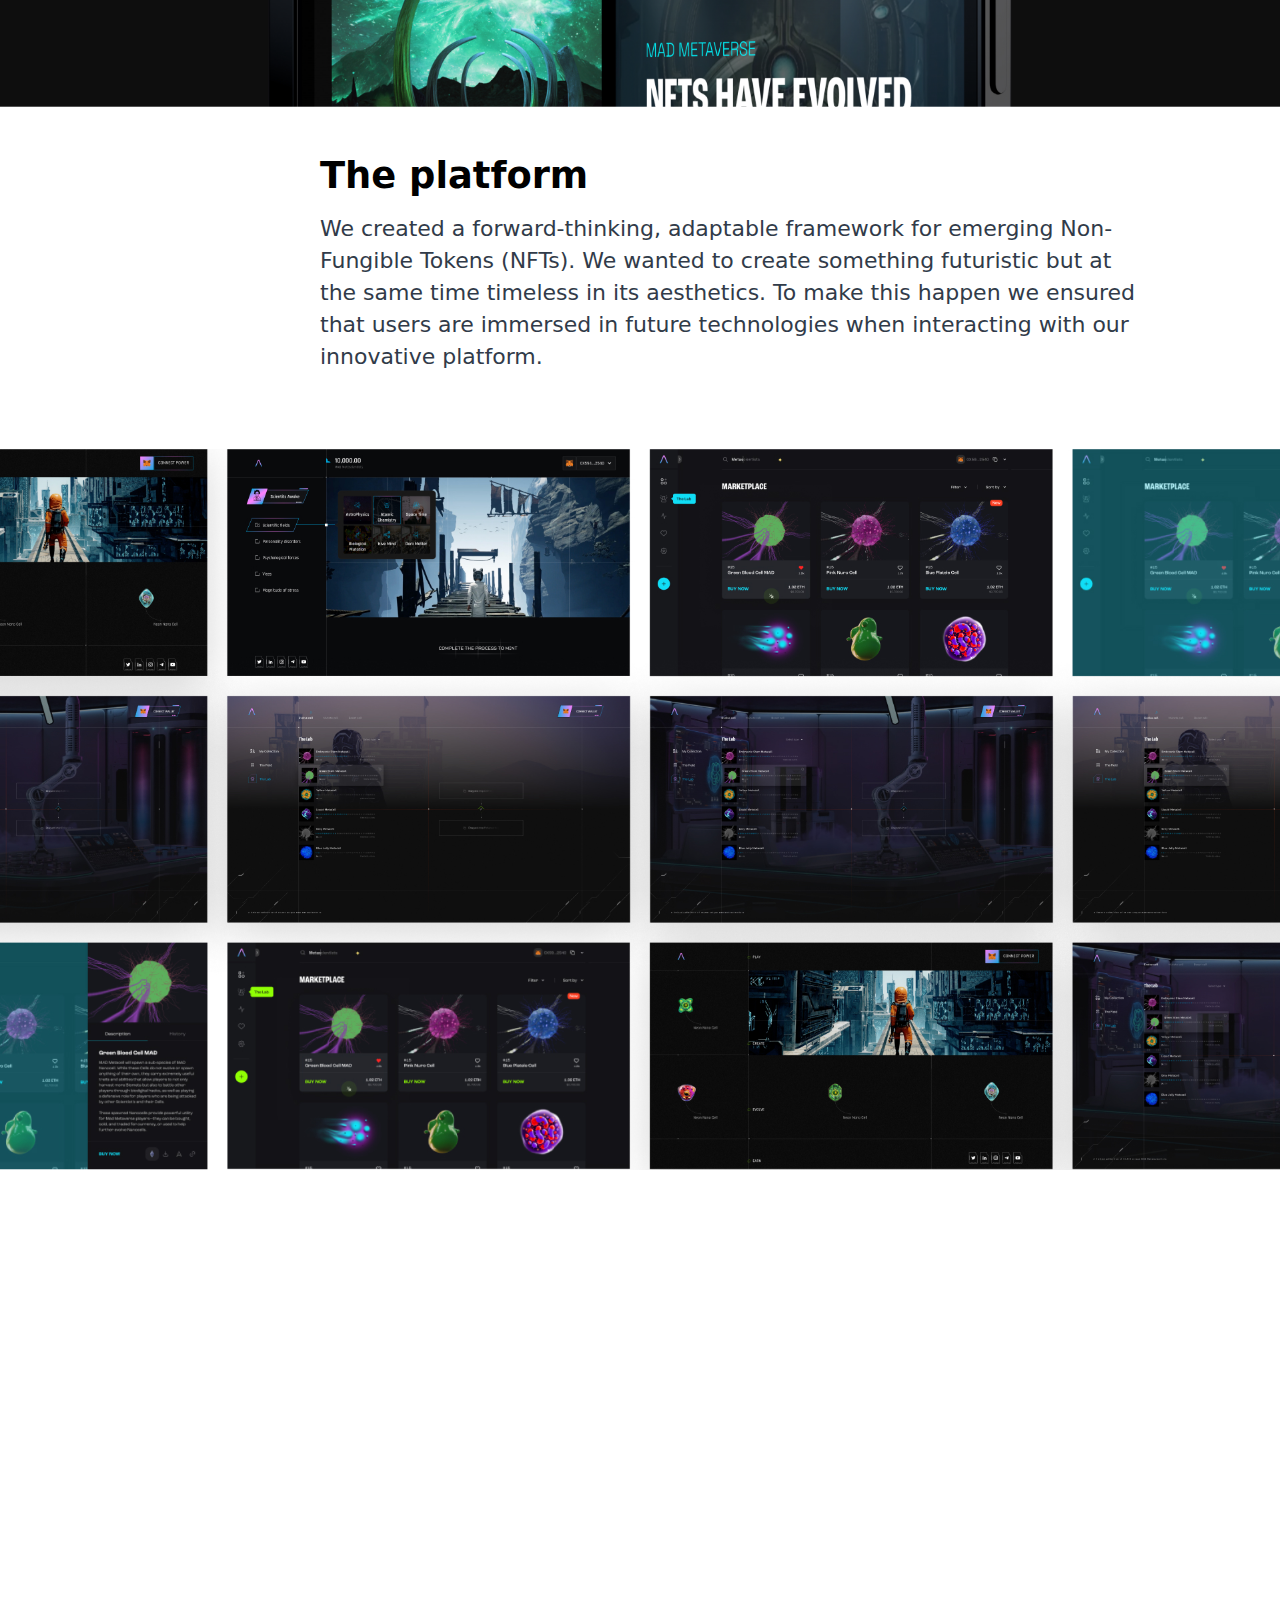
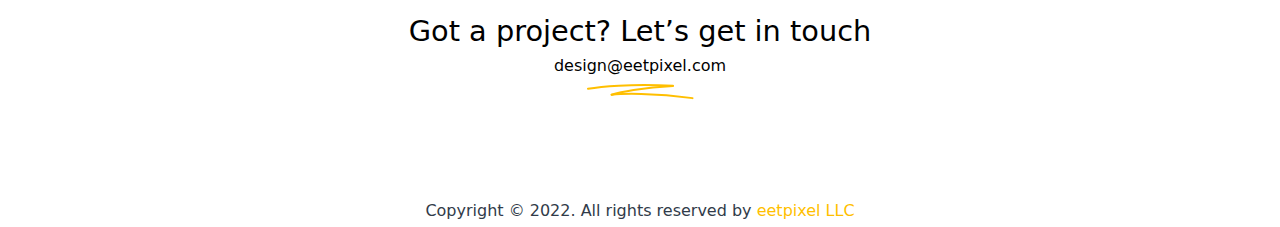
<file: madscientist.html>
<!DOCTYPE html>
<html lang="en">
  <head>
    <meta charset="UTF-8" />
    <meta http-equiv="X-UA-Compatible" content="IE=edge" />
    <meta name="viewport" content="width=device-width, initial-scale=1.0" />
    <title>MAD Scientist</title>
    <link rel="stylesheet" href="./styles/madscientist.css" />
    <link rel="shortcut icon" type="image" href="./public/favicon.png" />
    <script defer src="./scripts/madscientist.js"></script>
  </head>
  <body>
    <main>
      <div class="btn">
        <a href="/">
          <svg
            width="87"
            height="32"
            viewBox="0 0 87 32"
            fill="none"
            xmlns="http://www.w3.org/2000/svg"
          >
            <g clip-path="url(#clip0_1286_46)">
              <path
                d="M43.5 0H3C3.945 0 17.5 0.225 25.14 10.76C33.04 21.68 34.7 29 43.5 29C52.3 29 53.96 21.68 61.86 10.76C69.5 0.225 83.055 0 84 0H43.5Z"
                fill="white"
              />
              <path
                d="M43.5 0H3C3.945 0 17.5 0.225 25.14 10.76C33.04 21.68 34.7 29 43.5 29C52.3 29 53.96 21.68 61.86 10.76C69.5 0.225 83.055 0 84 0H43.5Z"
                fill="white"
              />
              <path
                d="M43.5 0H0C1.025 0 15.59 0.25 23.78 11.875C32.265 23.925 34.05 32 43.5 32C52.95 32 54.76 23.925 63.22 11.875C71.41 0.25 86 0 87 0H43.5Z"
                fill="white"
              />
              <g clip-path="url(#clip1_1286_46)">
                <path
                  d="M48.5 11.5L39.5 20.5"
                  stroke="black"
                  stroke-width="1.5"
                  stroke-linecap="round"
                  stroke-linejoin="round"
                />
                <path
                  d="M39.5 11.5L48.5 20.5"
                  stroke="black"
                  stroke-width="1.5"
                  stroke-linecap="round"
                  stroke-linejoin="round"
                />
              </g>
            </g>
            <defs>
              <clipPath id="clip0_1286_46">
                <rect width="87" height="32" fill="white" />
              </clipPath>
              <clipPath id="clip1_1286_46">
                <rect
                  width="18"
                  height="18"
                  fill="white"
                  transform="translate(35 7)"
                />
              </clipPath>
            </defs>
          </svg>
        </a>
      </div>
      <section class="section section--1 heading-img">
        <img src="./img/MAD.jpg" alt="MAD" class="mad" />
      </section>
      <section class="section section__padding section--2 section--gap">
        <h2 class="section__title">
          MAD Metascientists – A gaming platform that gives life to NFTs &
          Crypto.
        </h2>
        <p class="text">
          MAD Metascientists is the first scene of the MAD Metaverse, an
          exciting new game based on the mechanics of evolution and set in a
          post-singularity meta-universe. Players and collectors can
          play-to-earn with a range of unique digitally living NFTs that
          perpetually evolve over time to increase in rarity and value to their
          owner.
        </p>
      </section>
      <section class="section section--3 section--gap">
        <img src="./img/Screenshot 2022-08-07 at 9.09 1.jpg" alt="video" />
      </section>

      <section class="section section--4">
        <div class="section__padding">
          <h2 class="section__title">Process of ground-breaking ideas</h2>
          <p class="">
            In order to showcase all of Jigstack's eight products on the home
            page, we implemented a scrolling feature in the hero section. As the
            user scrolls down the page, the highlighted product will change,
            allowing for an effective and visually appealing way to present all
            of the products to the user. This solution allows for an efficient
            use of space on the home page while still providing visibility for
            all of Jigstack's products.
          </p>
        </div>

        <div class="stacking__img">
          <img
            src="./img/Artboard 15@4x 1.jpg"
            alt="stacking"
            class="stackImg stackImg-1"
          />
          <img
            src="./img/16x9 (1).jpg"
            alt="stacking"
            class="stackImg stackImg-2"
          />
          <img
            src="./img/63c1bf15c740e1398dd3f97b_MAD-desktop-p-1600.webp"
            alt="stacking"
            class="stackImg stackImg-3"
          />
          <img
            src="./img/16x9.jpg"
            alt="stacking"
            class="stackImg stackImg-4"
          />
        </div>
      </section>
      <section class="section section--5 section--gap">
        <div class="section__padding section--gap">
          <h2 class="section__title">The platform</h2>
          <p class="">
            We created a forward-thinking, adaptable framework for emerging
            Non-Fungible Tokens (NFTs). We wanted to create something futuristic
            but at the same time timeless in its aesthetics. To make this happen
            we ensured that users are immersed in future technologies when
            interacting with our innovative platform.
          </p>
        </div>
        <div class="long-img">
          <img src="./img/Group 2300.jpg" alt="frame" />
        </div>
      </section>
      <section class="section section__contact section--9" id="section--9">
        <h2 class="section--text">
          Got a project?
          <span class="contact--highlight">Let’s get in touch</span>
        </h2>
        <a style="color: inherit" href="mailto: amilegulo@gmail.com"
          >design@eetpixel.com</a
        >
        <span
          ><svg
            width="107"
            height="18"
            viewBox="0 0 107 18"
            fill="none"
            xmlns="http://www.w3.org/2000/svg"
          >
            <path
              d="M1 5.81329C11.8423 3.80702 44.0161 0.396362 85.9723 2.80388"
              stroke="#FFBF00"
              stroke-width="2"
              stroke-linecap="round"
            />
            <path
              d="M24.5006 11.6909C32.2065 9.42082 55.2672 4.49041 85.8631 2.9294"
              stroke="#FFBF00"
              stroke-width="2"
              stroke-linecap="round"
            />
            <path
              d="M24.7557 11.6496C35.1798 10.552 65.9226 9.70903 105.501 15.1185"
              stroke="#FFBF00"
              stroke-width="2"
              stroke-linecap="round"
            />
          </svg>
        </span>
      </section>
      <footer class="footer">
        <p class="footer-text">
          Copyright © 2022. All rights reserved by
          <span class="footer--highlight">eetpixel LLC</span>
        </p>
      </footer>
    </main>
  </body>
</html>
</file>
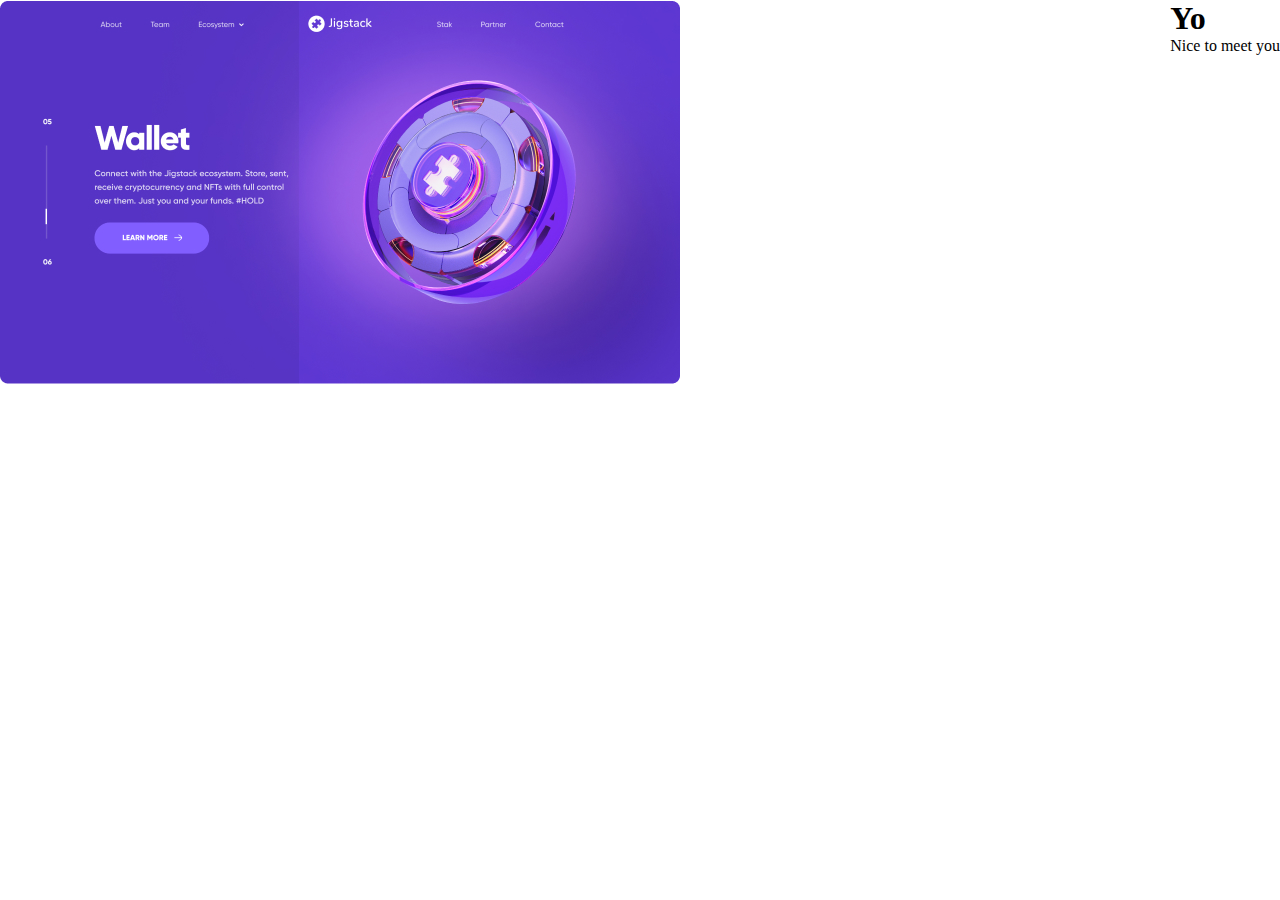
<file: test.html>
<!DOCTYPE html>
<html lang="en">
  <head>
    <meta charset="UTF-8" />
    <meta http-equiv="X-UA-Compatible" content="IE=edge" />
    <meta name="viewport" content="width=device-width, initial-scale=1.0" />
    <title>Test</title>
    <link rel="stylesheet" href="./styles/test.css" />
    <script defer src="./scripts/test.js"></script>
  </head>
  <body>
    <section class="section">
      <div class="container">
        <img
          src="./img/Home-Wallet 1.jpg"
          alt="Image Stack"
          class="image image1"
        />
      </div>
      <div>
        <h1>Yo</h1>
        <p>Nice to meet you</p>
      </div>
    </section>
    <!-- <img
        src="./img/Home-Wallet 1.jpg"
        alt="Image Stack"
        class="image image2"
      />
      <img
        src="./img/Home-Wallet 1.jpg"
        alt="Image Stack"
        class="image image3"
      />
      <img
        src="./img/Ecosystem Page 1.jpg"
        alt="Image Stack"
        class="image image4"
      /> 
    </div> -->
  </body>
</html>
</file>
<file: styles/style.css>
/*
Brand: #313B49
Sweet darker: #2a303c
White: #FFFFFF
Light golden: #FFBF00
*/

* {
  margin: 0;
  padding: 0;
  box-sizing: inherit;
}

html,
body {
  font-family: system-ui, -apple-system, BlinkMacSystemFont, "Segoe UI", Roboto,
    Oxygen, Ubuntu, Cantarell, "Open Sans", "Helvetica Neue", sans-serif;
  background-color: #0f1014;
  box-sizing: border-box;
  color: #ffffff;
  /*
  font-weight: 300;
  font-size: ;
  */
  /* line-height: 1.9; */
}

ul {
  list-style: none;
}

a {
  text-decoration: none;
}

p {
  font-size: 16px;
  font-weight: 300;
  line-height: 22px;
  color: #ffffffa6;
}

/** CONTAINER **/
.container {
  /* max-width: 1920px; */
  max-width: 1440px;
  /* max-width: 1280px; */
  /* max-height: 4430px; */
  margin: 0 auto;
  padding: 1rem 2rem;
  /* position: relative; */
}

/** HEADER **/
/* .header {
 
} */
/* Logo */

/* NAV */
.navContainer {
  z-index: 100;
  margin: 0 auto;
  max-width: 1440px;
}

.sticky {
  position: fixed;
  top: 15px;
  left: 0;
  right: 0
}

.nav {
  display: flex;
  flex-direction: row;
  justify-content: space-between;
  align-items: center;
  /* position: sticky; */
  width: 100%;
  padding: 0 2rem;
}

.nav__links {
  display: flex;
  flex-direction: row;
  justify-content: space-evenly;
  align-items: center;
  /* gap: 32px; */
  width: 376px;
  height: 48px;
  border: 1px solid #1a1c23;
  background: #1a1c23;
  box-shadow: 4px 8px 40px rgba(0, 0, 0, 0.25);
  border-radius: 24px;
}

.nav__link-item {
  font-size: 1rem;
  color: #ffffff;
  padding: 6px 14px;
}

.nav__link--active {
  border: 1px solid rgba(255, 255, 255, 0.08);
  /* border: 1px solid rgba(255, 255, 255); */
  border-radius: 24px;
  color: #ffbf00;
}

.default {
  width: 48px;
  height: 48px;
}

.navbtn {
  display: none;
  color: #ffffff;
  cursor: pointer;
  width: 80%;
  height: 80%;
  margin: 5px auto;
  border: none;
  background: rgba(0, 0, 0, 0.1);
  border-radius: 8px;
}

/* HEADING */
/* .header {
} */

.heading {
  padding: 200px;
  margin-top: 78px;
  display: flex;
  flex-direction: column;
  justify-content: space-between;
  align-items: center;
  gap: 48px;
}

.heading__title {
  font-style: normal;
  font-weight: 100;
  font-size: 60px;
  line-height: 67px;
  text-align: center;
}

.heading__button {
  background: #ffbf00;
  box-shadow: 4px 4px 0px #f49d1a;
  border-radius: 32px;
  width: 190px;
  height: 55px;
  border: none;
  cursor: pointer;
}

.btn__text {
  font-style: normal;
  font-weight: 500;
  font-size: 18px;
  text-align: center;
  color: #2a303c;
}

.heading__button:focus {
  outline: none;
}

.heading__button:hover {
  transform: scale(1.01);
  transition: all 0.5s;
}

/* SECTION */
.section {
  /* padding-top: 15px; */
  display: flex;
  flex-direction: column;
  align-items: center;
  width: 100%;
}

.section__padding {
  padding-top: 80px;
  justify-content: space-between;
  gap: 40px;
}

.section__contact {
  justify-content: center;
  align-items: center;
  padding-top: 440px;
  padding-bottom: 90px;
  gap: 8px;
  height: 100vh;
}

.section--heading {
  display: flex;
  flex-direction: column;
  align-items: center;
}

.section--text {
  font-size: 1.8rem;
  font-weight: 500;
  text-align: center;
}

/* .section--hidden {
  opacity: 0;
  transform: translateY(8rem);
} */

/* .lazy-load {
  filter: blur(20px);
} */

/* WORKS */
.works {
  display: grid;
  grid-template-columns: repeat(8, minmax(0, 1fr));
  gap: 18px;
  justify-content: center;
  justify-items: stretch;
  align-items: center;
  width: 100%;
}

.works__img {
  width: 100%;
  height: 100%;
}

.work__img--1 {
  grid-column: 1 / 4;
}

.work__img--2 {
  grid-column: 4 / -1;
}

.work__img--3 {
  grid-column: 1 / 6;
}

.work__img--4 {
  grid-column: 6 / -1;
}

/* SERVICES */
.services {
  display: grid;
  grid-template-columns: repeat(2, minmax(0, 1fr));
  column-gap: 36px;
  row-gap: 36px;
  width: 100%;
}

.service {
  border: 1px solid rgba(255, 255, 255, 0.08);
  border-radius: 10px;
  padding: 36px;
}

.service--text {
  /* font-size: ; */
  margin-bottom: 14px;
}

/* ABOUT US */
.about--text {
  padding: 0px 280px;
}

.about {
  display: grid;
  grid-template-columns: repeat(4, minmax(0, 1fr));
  gap: 20px;
  width: 100%;
}

.about__img {
  width: 100%;
  height: 310px;
  position: relative;
  margin: 0 auto;
}

/* Extra Edition */
.about__img img {
  filter: blur(12px);
  -webkit-filter: blur(12px);
}
/* .about__img img {
 
} */

/* CONTACT */
.contact--highlight {
  font-weight: 100;
}

/* FOOTER */
.footer {
  text-align: center;
}

.footer--highlight {
  color: #ffbf00;
}

/** Zoom in image **/
img {
  width: 100%;
  height: 100%;
}

.works__img img,
.about__img img {
  object-fit: cover;
}

/* Within Container */
.slowmo-img {
  /* height: 300px;  */
  /* [1.1] Set it as per your need */
  overflow: hidden;
  /* [1.2] Hide the overflowing of child elements */
}

.slowmo-img img {
  transition: transform 1s ease;
}

.slowmo-img:hover img {
  transform: scale(1.08);
}

/* (A) WRAPPER */
.fullwrap {
  cursor: pointer;
  position: relative;
  /* required for (c2) */
  /* max-width: 500px;  */
  /* optional */
}

/* (B) RESPONSIVE IMAGE */
/* .fullwrap img {
  width: 100%;
  height: 100%;
} */

/* (C) CAPTION */
.fullcap {
  /* (C1) DIMENSIONS */
  box-sizing: border-box;
  width: 100%;
  height: 100%;
  display: flex;
  flex-direction: column-reverse;

  /* (C2) POSITION */
  position: absolute;
  top: 0;
  left: 0;
  /* text-align: center; */
  /* padding-bottom: 5%; */
  /* padding-bottom: 8%;
  padding-left: 5%; */

  /* (C3) COLORS */
  background-color: rgba(0, 0, 0, 0.4);
  color: white;
}

/* (D) SHOW/HIDE */
.fullcap {
  visibility: none;
  opacity: 0;
  transition: opacity 0.3s;
}

.fullwrap:hover .fullcap {
  visibility: visible;
  opacity: 1;
}

@keyframes text-entry {
  0% {
    transform: translateY(1rem);
    opacity: 0.3;
  }

  100% {
    transform: translateY(0rem);
    opacity: 1;
  }
}

.cap {
  position: absolute;
  bottom: 8%;
  left: 5%;
  right: 3%;
}

.cap-text {
  font-size: 32px;
  line-height: 36px;
  font-weight: 500;
}

.fullwrap:hover .cap {
  animation: text-entry 0.5s linear;
}

/** RESPONSIVE LAYOUT **/

/* @media (min-width: 1280px) {
  .container {
    min-width: 1280px;
    margin: 0 auto;
  }
} */

@media (max-width: 1440px) {
  .container {
    max-width: 1440px;
    margin: 0 auto;
  }

  .nav {
    padding: 0 2rem
  }
}

@media (max-width: 1280px) {
  .container {
    max-width: 1280px;
    margin: 0 auto;
  }

  /* .heading{ */
    /* margin-top: 0px; */
    /* padding: 200px 180px; */
  /* } */
  
  /* .nav{
    padding: 0 2rem}*/
}

@media (max-width: 1024px) {
  .container {
    max-width: 1024px;
  }

  .nav {
    align-items: flex-start;
    /* position: relative; */
    /* padding: 0 2rem; */
  }

  .heading {
    padding: 100px;
  }

  .navbar {
    /* width: 300px; */
    /* width: 100vw; */
    height: 0;
    position: absolute;
    /* margin: 0 auto; */
    top: 60px;
    left: 0;
    right: 0;
    overflow: hidden;
    /* border: none; */
    transition: 0.3s;
    z-index: 0;
  }

  .nav__links {
    flex-direction: column;
    /* display: block; */
    /* width: fit-content; */
    width: 100%;
    margin: 0 auto;
    text-align: center;
    transition: 0.3s;
    height: 100%;
    opacity: 0;
    border: none;
    background-color: #0f1014;
    border-radius: 0px;
    -webkit-transition: all .3s;
    -moz-transition: all .3s;
  }

  .show {
    opacity: 1;
    height: 232px;
  }

  /* .nav__link--item {
    opacity: 1;
  }

  .nav__item--opacity {
    opacity: 0;
  } */

  .navbtn {
    display: block;
  }

  /* .works {
    grid-template-columns: repeat(8, minmax(0, 1fr));
  }
  */

  .works__img {
    /* width: 100%; */
    height: 438px;
  }

  .work__img--1 {
    grid-column: 1 / -1;
  }

  .work__img--2 {
    grid-column: 1 / -1;
  }

  .work__img--3 {
    grid-column: 1 / -1;
  }

  .work__img--4 {
    grid-column: 1 / -1;
  }

  .about--text {
    padding: 0px 100px;
  }
}

@media (max-width: 768px) {
  .container {
    max-width: 768px;
  }

  /* .nav {
    padding: 0 1rem;
  } */

  .heading {
    padding: 80px 50px;
  }

  .heading__title {
    font-size: 48px;
  }

  .services {
    grid-template-columns: repeat(1, minmax(0, 1fr));
  }

  .about {
    grid-template-columns: repeat(2, minmax(0, 2fr));
  }

  .about--text {
    padding: 0px 50px;
  }
}

@media (max-width: 640px) {
  .container {
    max-width: 640px;
  }

  .heading {
    padding: 80px 0px;
    margin-top: 44px;
  }

  .about--text {
    padding: 0px 0px;
  }
}

@media (max-width: 480px) {
  .about {
    grid-template-columns: repeat(1, minmax(0, 1fr));
  }

  .section__contact {
    padding-top: 0;
    padding-bottom: 0;
    height: 100vh;
  }
}
</file>
<file: styles/madscientist.css>
* {
  margin: 0;
  padding: 0;
  box-sizing: inherit;
}

html,
body {
  font-family: system-ui, -apple-system, BlinkMacSystemFont, "Segoe UI", Roboto,
    Oxygen, Ubuntu, Cantarell, "Open Sans", "Helvetica Neue", sans-serif;
  /* background-color: #0f1014; */
  box-sizing: border-box;
  /* color: #ffffff; */
  /*
    font-weight: 300;
    font-size: ;
    */
  /* line-height: 1.9; */
}

ul {
  list-style: none;
}

a {
  text-decoration: none;
}

p {
  font-size: 22px;
  font-weight: 400;
  line-height: 32px;
  color: #313b49;
}

img {
  width: 100%;
  height: 100%;
}

.long-img {
  overflow: hidden;
  /* height: 600px; */
  height: auto;
}

.long-img img {
  object-fit: cover;
}

/* BUTTON */
.btn {
  position: fixed;
  background-color: #ffffff00;
  top: 0;
  left: 60px;
  border: none;
  cursor: pointer;
  border-bottom-left-radius: 30px;
  border-bottom-right-radius: 30px;
  z-index: 1000;
}

/* .heading-img{
  
} */

.mad {
  object-fit: cover;
  height: 50vh;
}

/* SECTION */
.section {
  display: flex;
  flex-direction: column;
  /* align-items: center; */
  width: 100%;
}

.section__padding {
  padding: 48px 0px;
  padding-left: 33rem;
  padding-right: 10rem;
}

.section--gap {
  gap: 28px;
}

.section__title {
  font-size: 2.3rem;
  font-weight: 600;
  line-height: 42px;
  margin-bottom: 1rem;
}

.section__contact {
  justify-content: center;
  align-items: center;
  padding-top: 440px;
  padding-bottom: 90px;
  gap: 8px;
}

/* .text {
  font-size: 22px;
  font-weight: 300;
  line-height: 32px;
  color: #313b49;
} */

.section--heading {
  display: flex;
  flex-direction: column;
  padding: 0px 400px;
}

.section--text {
  font-size: 1.8rem;
  font-weight: 500;
  text-align: center;
}

/* STACKING IMAGE */
/* .section--4{
} */

.stacking__img {
  display: flex;
  flex-direction: column;
  gap: 28px;
  position: relative;
  /* overflow: hidden; */
  /* hamakkai nw obo */
}

.stackImg:first-child {
  position: absolute;
  top: 0;
  /* left: 0;  */
  /* width: auto; */
  /* height: auto; */
}

.active {
  z-index: 1;
  /* filter: brightness(100%); */
}

.stackImg {
  position: relative;
  z-index: 100;
  /* transition: filter 0.5s ease-in-out; */
  /* height: auto;
  object-fit: cover; */
}

/* CONTACT */
.contact--highlight {
  font-weight: 100;
}

/* FOOTER */
.footer {
  text-align: center;
}

.footer-text {
  font-size: 16px;
}

.footer--highlight {
  color: #ffbf00;
}

@media (max-width: 1280px) {
  .section__padding {
    padding: 48px 0px;
    padding-left: 20rem;
    padding-right: 8rem;
  }
}

@media (max-width: 1024px) {
  .section__padding {
    padding: 48px 0px;
    padding-left: 10rem;
    padding-right: 2rem
  }

  p {
    font-size: 16px;
  }

  .long-img {
    height: 400px;
  }

  /* .heading-img {
    height: 300px;
  } */
}

@media (max-width: 768px) {
  .section__padding {
    padding-left: 2rem;
    padding-right: 2rem
  }
}

@media (max-width: 640px) {

  /* .section__padding {} */
  .btn {
    left: 24px;
  }

  .long-img {
    height: 300px;
  }

  /* .heading-img {
       height: 200px;
     } */
}

@media (max-width: 480px) {
  .nav__links {
    width: 200px;
  }

  .about {
    grid-template-columns: repeat(1, minmax(0, 1fr));
  }

  .section__contact {
    padding-top: 0;
    padding-bottom: 0;
    height: 100vh;
  }
}
</file>
<file: styles/test.css>
* {
  margin: 0;
  padding: 0 ;
}

.section{
display: flex;
flex-direction: row;
/* gap: 32px; */
justify-content: space-between;
/* align-items: center; */
}

.container{
  position: relative;
  /* overflow: hidden; */
}

.image{
  /* width: 100%; */
  /* height: 100%; */
  position: absolute;
  /* object-fit: cover;
  transition: transform 1s ease-in-out;
  z-index: 100;
  opacity: 0; */
  /* top: 0;*/
  top: 1%;
  left: 10%;

}

.active{
  /* z-index: 1; */
  opacity: 1;

 /* transform: translateY(-4rem) */
 /* transform: translateY(-4rem); */
  
}
</file>
